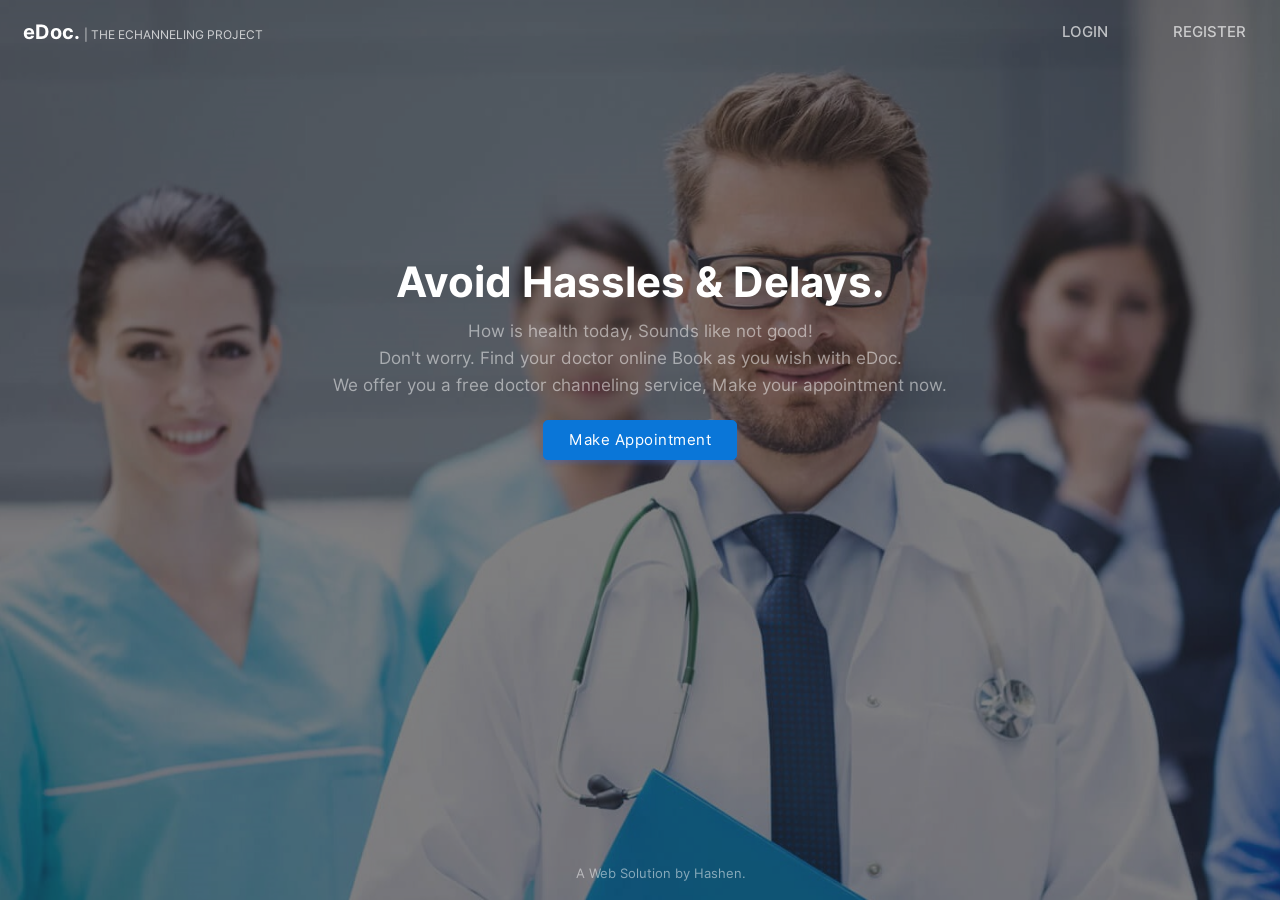
<file: index.html>
<!DOCTYPE html>
<html lang="en">
<head>
    <meta charset="UTF-8">
    <meta http-equiv="X-UA-Compatible" content="IE=edge">
    <meta name="viewport" content="width=device-width, initial-scale=1.0">
    <link rel="stylesheet" href="css/animations.css">  
    <link rel="stylesheet" href="css/main.css">  
    <link rel="stylesheet" href="css/index.css">
    <title>eDoc</title>
    <style>
        table{
            animation: transitionIn-Y-bottom 0.5s;
        }
    </style>
        
</head>
<body>
    
    <div class="full-height">
        <center>
        <table border="0">
            <tr>
                <td width="80%">
                    <font class="edoc-logo">eDoc. </font>
                    <font class="edoc-logo-sub">| THE ECHANNELING PROJECT</font>
                </td>
                <td width="10%">
                   <a href="login.php"  class="non-style-link"><p class="nav-item">LOGIN</p></a>
                </td>
                <td  width="10%">
                    <a href="signup.php" class="non-style-link"><p class="nav-item" style="padding-right: 10px;">REGISTER</p></a>
                </td>
            </tr>
            
            <tr>
                <td  colspan="3">
                    <p class="heading-text">Avoid Hassles & Delays.</p>

                </td>
            </tr>
            <tr>
                <td  colspan="3">
                    <p class="sub-text2">How is health today, Sounds like not good!<br>Don't worry. Find your doctor online Book as you wish with eDoc. <br>
                    We offer you a free doctor channeling service, Make your appointment now.</p>
                </td>
            </tr>
            <tr>
                
                <td colspan="3">
                    <center>
                    <a href="login.php" >
                        <input type="button" value="Make Appointment" class="login-btn btn-primary btn" style="padding-left: 25px;padding-right: 25px;padding-top: 10px;padding-bottom: 10px;">
                    </a>
                </center>
                </td>
                
            </tr>
            <tr>
                <td colspan="3">
                   
                </td>
            </tr>
        </table>
        <p class="sub-text2 footer-hashen">A Web Solution by Hashen.</p>
    </center>
    
    </div>
</body>
</html>
</file>
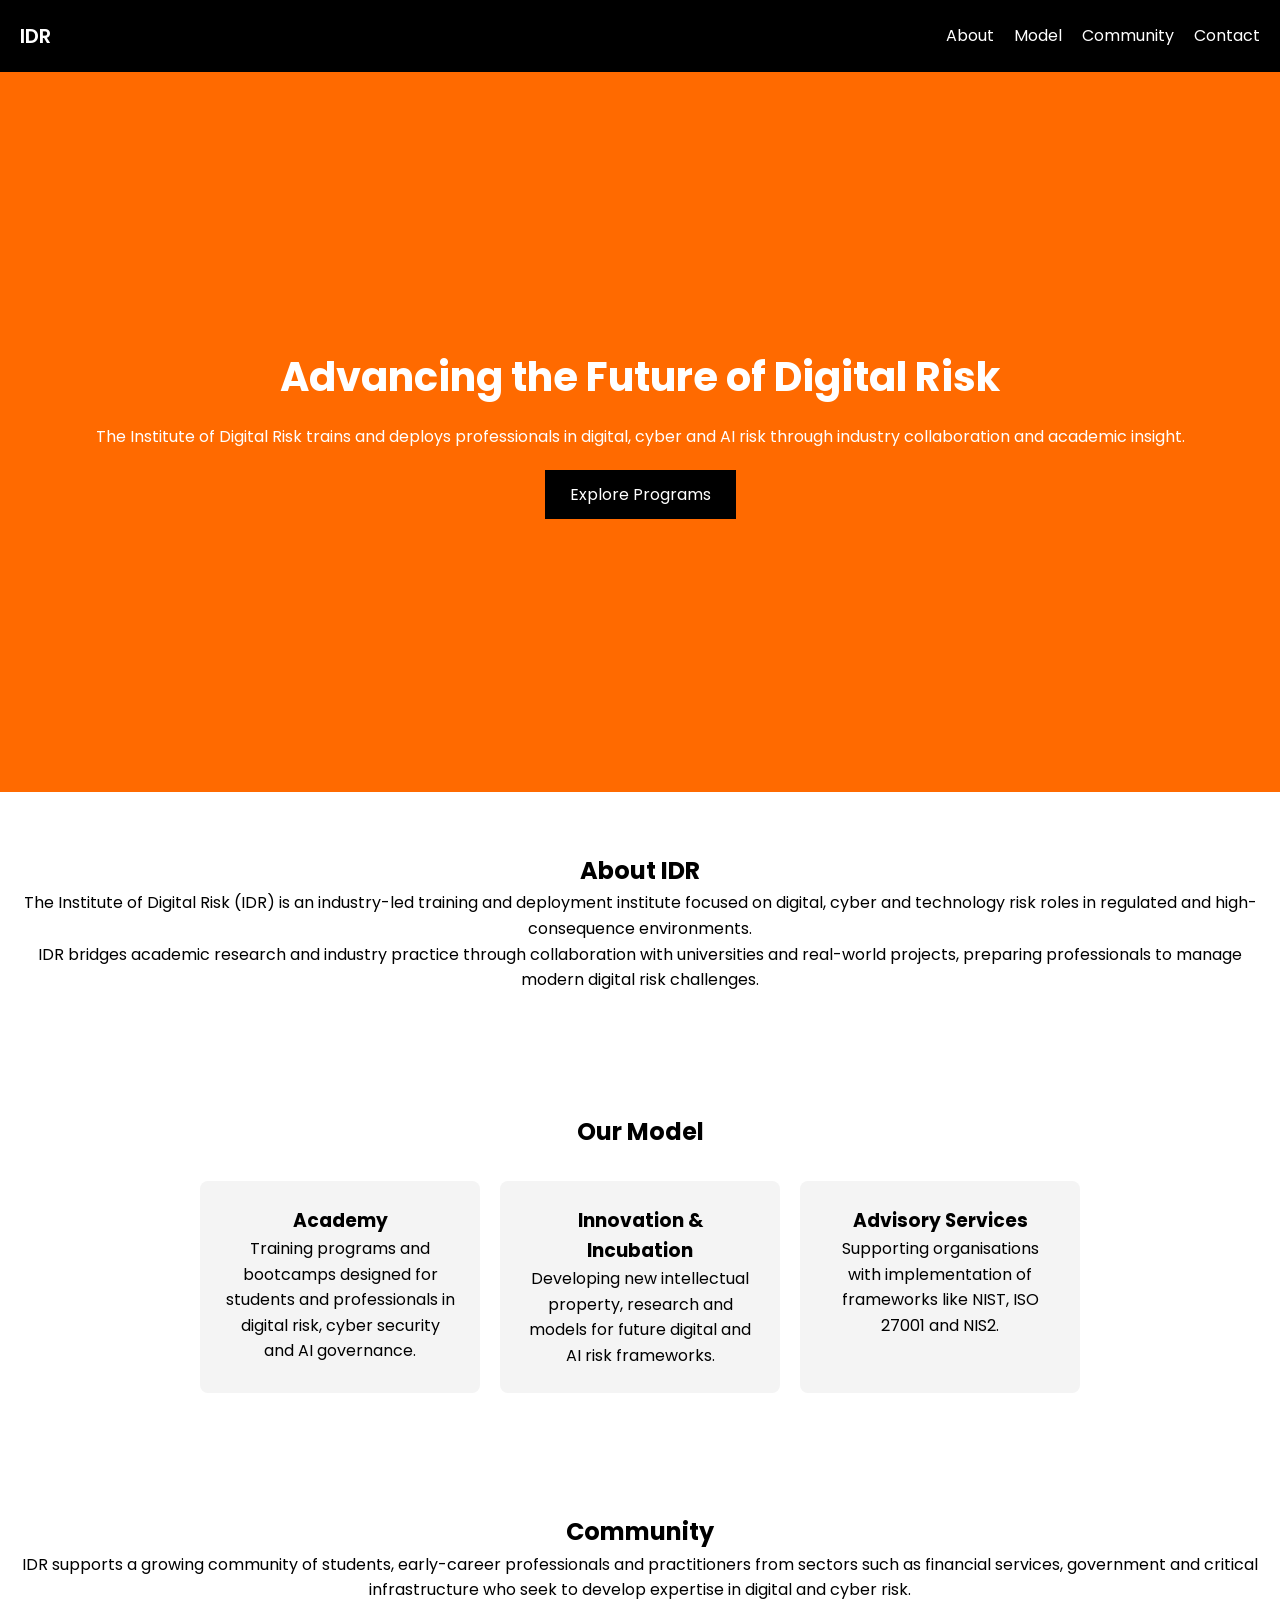
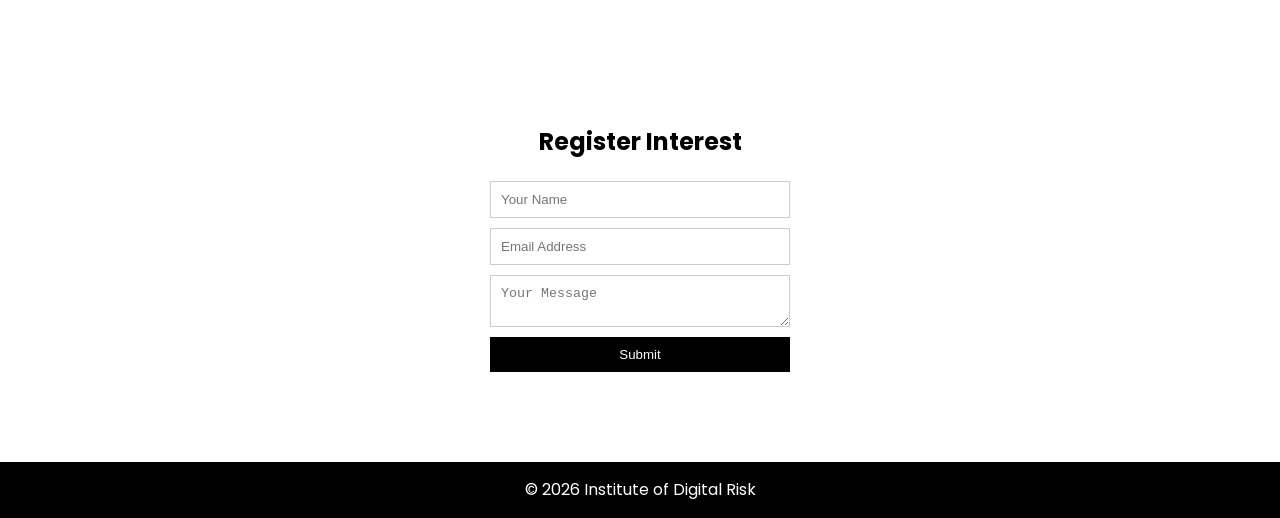
<file: patient/index.html>
<!DOCTYPE html>
<html lang="en">
<head>
<meta charset="UTF-8">
<meta name="viewport" content="width=device-width, initial-scale=1.0">

<title>Institute of Digital Risk</title>

<link rel="stylesheet" href="style.css">

<link href="https://fonts.googleapis.com/css2?family=Poppins:wght@300;400;600&display=swap" rel="stylesheet">
</head>

<body>

<header>
<nav class="navbar">

<div class="logo">IDR</div>

<ul class="nav-links">
<li><a href="#about">About</a></li>
<li><a href="#model">Model</a></li>
<li><a href="#community">Community</a></li>
<li><a href="#contact">Contact</a></li>
</ul>

</nav>
</header>

<main>

<section class="hero">

<h1>Advancing the Future of Digital Risk</h1>

<p>
The Institute of Digital Risk trains and deploys professionals in digital, cyber and AI risk through industry collaboration and academic insight.
</p>

<a href="#model" class="btn">Explore Programs</a>

</section>

<section id="about" class="section">

<h2>About IDR</h2>

<p>
The Institute of Digital Risk (IDR) is an industry-led training and deployment institute focused on digital, cyber and technology risk roles in regulated and high-consequence environments.
</p>

<p>
IDR bridges academic research and industry practice through collaboration with universities and real-world projects, preparing professionals to manage modern digital risk challenges.
</p>

</section>

<section id="model" class="section">

<h2>Our Model</h2>

<div class="cards">

<div class="card">
<h3>Academy</h3>
<p>Training programs and bootcamps designed for students and professionals in digital risk, cyber security and AI governance.</p>
</div>

<div class="card">
<h3>Innovation & Incubation</h3>
<p>Developing new intellectual property, research and models for future digital and AI risk frameworks.</p>
</div>

<div class="card">
<h3>Advisory Services</h3>
<p>Supporting organisations with implementation of frameworks like NIST, ISO 27001 and NIS2.</p>
</div>

</div>

</section>

<section id="community" class="section">

<h2>Community</h2>

<p>
IDR supports a growing community of students, early-career professionals and practitioners from sectors such as financial services, government and critical infrastructure who seek to develop expertise in digital and cyber risk.
</p>

</section>

<section id="contact" class="section">

<h2>Register Interest</h2>

<form class="contact-form">

<input type="text" placeholder="Your Name" required>

<input type="email" placeholder="Email Address" required>

<textarea placeholder="Your Message"></textarea>

<button type="submit">Submit</button>

</form>

</section>

</main>

<footer>

<p>© 2026 Institute of Digital Risk</p>

</footer>

<script src="script.js"></script>

</body>
</html>
</file>
<file: css/animations.css>
/*These transition are from youtube*/

@keyframes transitionIn-X{
    from {
            opacity: 0;
            transform: translateX(-10px);

    }

    to {
            opacity: 1;
            transform: translateX(0);
    }
}
    


@keyframes transitionIn-Y-over{
    from {
            opacity: 0;
            transform: translateY(-10px);

    }

    to {
            opacity: 1;
            transform: translateY(0);
    }
}
    
@keyframes transitionIn-Y-bottom{
    from {
            opacity: 0;
            transform: translateY(30px);

    }

    to {
            opacity: 1;
            transform: translateY(0);
    }
}
    

/* Transition end */
</file>
<file: css/main.css>
@import url('font-inter.css');
:root {
  --primarycolor: #0A76D8;
  --primarycolorhover: #006dd3;
  --btnice:#D8EBFA;
  --btnnicetext:#1b62b3;
}

body{
    margin: 0;
    padding: 0;
    border-spacing: 0;
    font-family: 'Inter', sans-serif;
    
}

*, ::after, ::before{
    box-sizing: border-box;
}


/*------custom-scroll-bar - from w3schools.com------------------*/
/* width */
::-webkit-scrollbar {
    width: 5px;
  }
  
  /* Track */
  ::-webkit-scrollbar-track {
    background: #f1f1f1; 
  }
   
  /* Handle */
  ::-webkit-scrollbar-thumb {
    background: #888; 
    border-radius: 12px;
  }
  
  /* Handle on hover */
  ::-webkit-scrollbar-thumb:hover {
    background: #555; 
  }





.input-text{
    border-radius: 4px;
    border: 0.5px solid rgb(226, 226, 226);
    padding: 10px;
    width: 92%;
    transition: 0.2s;
    outline: none;
}

.input-text{
    border: 1px solid #e9ecef;
    font-size: 14px;
    line-height: 26px;
    background-color: #fff;
    display: block;
    width: 100%;
    padding: .375rem .75rem;
    font-weight: 300;
    line-height: 1.5;
    color: #212529;
    background-color: #fff;
    background-clip: padding-box;
    -webkit-appearance: none;
    -moz-appearance: none;
    appearance: none;
    border-radius: .25rem;
    transition: border-color .15s ease-in-out,box-shadow .15s ease-in-out;
}

.input-text:hover{
    background-color: rgb(250, 250, 250);
    transition: 0.2s;
    outline: none;
}

.input-text:focus{
    border: 1px solid rgb(10,118,216);
    transition: 0.2s;
}

.input-text::placeholder{
    font-family: 'Inter', sans-serif;
}



/* -----------Buttons---------------*/
.btn{
    cursor: pointer;
    padding: 8px 20px;
    outline: none;
    text-decoration: none;
    font-size: 15px;
    letter-spacing: 0.5px;
    transition: all 0.3s;
    border-radius: 5px;
    font-family: 'Inter', sans-serif;
}


.btn:hover{
    background-color: var(--primarycolorhover);
    box-shadow: none;
    transition: all 0.5s;
    font-family: 'Inter', sans-serif;

}


.btn-primary{
    background-color: var(--primarycolor) ;
    border: 1px solid var(--primarycolor) ;
    color: #fff ;
    box-shadow: 0 3px 5px 0 rgba(57,108,240,0.3);
}

.btn-primary-soft{
    background-color: #D8EBFA ;
    /*border: 1px solid rgba(57,108,240,0.1) ;*/    color: #1969AA;
    font-weight: 500;
    font-size: 16px;
    border: none;
    /*box-shadow: 0 3px 5px 0 rgba(57,108,240,0.3)*/
}


.btn-primary-soft:hover{
    background-color: var(--primarycolor) ;
    /*border: 1px solid rgba(57,108,240,0.1) ;*/
    color: #fff ;
    box-shadow: 0 3px 5px 0 rgba(57,108,240,0.3);
}


.btn-in-text{
    font-size: 15px;
    letter-spacing: 0.5px;
}

.non-style-link:link, .non-style-link:visited, .non-style-link:hover, .non-style-link:active{
    text-decoration: none;
    color: rgb(43, 43, 43);
}




.btn-label{
    margin-left: 10px;
    padding: 12px 12px;
    outline: none;
    text-decoration: none;
    font-size: 15px;
    letter-spacing: 0.5px;
    transition: all 0.3s;
    border-radius: 5px;
    background-color: #f0f0f073;
    border: 1px solid rgba(57,108,240,0.1) ;
    font-family: 'Inter', sans-serif;
}


.sub-table{
    border: 1px solid #ebebeb;
    border-radius: 8px;
    
}

.filter-container{
  width: 92.5%;
  border: 1px solid #ebebeb;
  border-radius: 8px;
  margin-bottom: 20px;
  border-spacing: 0;
  padding: 0;
}

.filter-container-items{
  margin-top: 7.5px;
  margin-left: 20px;


}
.table-headin{
    font-size: 16px;
    font-weight: 500;
    padding: 10px;
    border-bottom: 3px solid var(--primarycolor);
}

.abc{
  width: 100%;
  height: 550px;
  overflow: auto;
}





        
.overlay {
    position: fixed;
    top: 0;
    bottom: 0;
    left: 0;
    right: 0;
    background: rgba(0, 0, 0, 0.7);
    transition: opacity 500ms;
    opacity: 1;
  }
  .overlay:target {
    visibility: visible;
    opacity: 1;
    
  }
  
  .popup {
    margin: 70px auto;
    padding: 20px;
    background: #fff;
    border-radius: 5px;
    width: 50%;
    position: relative;
    transition: all 5s ease-in-out;
  }
  
  .popup h2 {
    margin-top: 0;
    color: #333;
  }
  .popup .close {
    position: absolute;
    top: 20px;
    right: 30px;
    transition: all 200ms;
    font-size: 30px;
    font-weight: bold;
    text-decoration: none;
    color: #333;
  }
  .popup .close:hover {
    color: var(--primarycolorhover);
  }
  .popup .content {
    max-height: 30%;
    overflow: auto;
  }
  
  @media screen and (max-width: 700px){
    .box{
      width: 70%;
    }
    .popup{
      width: 70%;
    }
  }


input[type=search] {
    background-image: url('../img/search.svg');
    background-position: 10px 50%;
    background-repeat: no-repeat;
    transition: 0.5s;
    padding: 8px 20px 8px 40px;
}

input[type=search]:focus {
    transition: 0.5s;
}

.box {
  width: 120px;
  height: 30px;
  border: 1px solid #e9ecef;
  font-size: 14px;
  color: #212529;
  background-color: #fff;
  line-height: 26px;
  font-weight: 300;
  border-radius: .25rem;
  padding: .375rem .75rem;
  line-height: 1.5;
  width: 100%;
  background-clip: padding-box;
  transition: border-color .15s ease-in-out,box-shadow .15s ease-in-out;
}



.btn-primary-gray{
  background-color: #fff;
  border: 2px solid #c9cbce9f;
  color: #212529d0;
  box-shadow: 0 3px 5px 0 rgba(95, 95, 97, 0.3);
}



.btn-primary-gray:hover{
  background-color: #5185ffa9;
  box-shadow: 0 3px 5px 0 rgba(95, 95, 97, 0.3);
}



.button-icon{
  
  background-position: 10px 50%;
  background-repeat: no-repeat;
  transition: 0.5s;
  padding: 8px 20px 8px 40px;
}



.menu-btn{
  padding:6px;
  color: #3b3b3b;
  background-position: 30% 50%;
  background-repeat: no-repeat;
  transition: 0.5s;
  
}

.menu-text{
  padding-left: 40%;
  font-weight: 500;
  font-size: 16px;
  
}


.menu-active{
  color: var(--primarycolor);
  border-right: 7px solid var(--primarycolor);
  background-color: var();
}

.menu-btn:hover{
  background-color: var(--btnice);
  color: var(--primarycolor);
}

.non-style-link-menu:link, .non-style-link-menu:visited,  .non-style-link-menu:active{
  text-decoration: none;
  color: #3b3b3b;
}
.non-style-link-menu:hover{
  text-decoration: none;
  color: var(--primarycolor);
}

.non-style-link-menu-active:link, .non-style-link-menu-active:visited,  .non-style-link-menu-active:active{
  text-decoration: none;
  color: var(--primarycolor);
}



.menu-icon-dashbord{
  background-image: url('../img/icons/dashboard.svg');
}


.menu-icon-doctor{
  background-image: url('../img/icons/doctors.svg');
}
.menu-icon-schedule{
  background-image: url('../img/icons/schedule.svg');
}
.menu-icon-appoinment{
  background-image: url('../img/icons/book.svg');
}
.menu-icon-patient{
  background-image: url('../img/icons/patients.svg');
}
.menu-icon-settings{
  background-image: url('../img/icons/settings.svg');
}

.menu-icon-session{
  background-image: url('../img/icons/session.svg');
}
.menu-icon-home{
  background-image: url('../img/icons/home.svg');
}



.menu-icon-dashbord:hover,.menu-icon-dashbord-active{
  color: var(--primarycolor);

  background-image: url('../img/icons/dashboard-hover.svg');
}


.menu-icon-doctor:hover,.menu-icon-doctor-active{
  color: var(--primarycolor);
  background-image: url('../img/icons/doctors-hover.svg');
}
.menu-icon-schedule:hover,.menu-icon-schedule-active{
  color: var(--primarycolor);
  
  background-image: url('../img/icons/schedule-hover.svg');
}
.menu-icon-appoinment:hover,.menu-icon-appoinment-active{
  color: var(--primarycolor);
  
  background-image: url('../img/icons/book-hover.svg');
}
.menu-icon-patient:hover,.menu-icon-patient-active{
  color: var(--primarycolor);
  
  background-image: url('../img/icons/patients-hover.svg');
}

.menu-icon-settings:hover,.menu-icon-settings-active{
  color: var(--primarycolor);
  
  background-image: url('../img/icons/settings-iceblue.svg');
}

.menu-icon-session:hover,.menu-icon-session-active{
  color: var(--primarycolor);
  
  background-image: url('../img/icons/session-iceblue.svg');
}
.menu-icon-home:hover,.menu-icon-home-active{
  color: var(--primarycolor);
  
  background-image: url('../img/icons/home-iceblue.svg');
}





.btn-icon-back{
  background-image: url('../img/icons/back-iceblue.svg');
  background-position: 18px 50%;
  background-repeat: no-repeat;
  transition: 0.5s;
  padding: 8px 20px 8px 40px;
}

.btn-icon-back:hover{
  background-image: url('../img/icons/back-white.svg');
}


.btn-edit{
  background-image: url('../img/icons/edit-iceblue.svg');
}
.btn-edit:hover{
  background-image: url('../img/icons/edit-white.svg');
}

.btn-view{
  background-image: url('../img/icons/view-iceblue.svg');
}
.btn-view:hover{
  background-image: url('../img/icons/view-white.svg');
}

.btn-delete{
  background-image: url('../img/icons/delete-iceblue.svg');
}
.btn-delete:hover{
  background-image: url('../img/icons/delete-white.svg');
}

.btn-filter{
  background-image: url('../img/icons/filter-iceblue.svg');
  background-position: 15px 50%;
}
.btn-filter:hover{
  background-image: url('../img/icons/filter-white.svg');
}




.dashboard-items{
  
  border: 2px solid #c9cbce9f;
  border-radius: 7px;
  color: var(--primarycolor);
  /*background-color: #d8ebfa25 ;*/
  /*box-shadow: 0 3px 5px 0 rgba(95, 95, 97, 0.3);*/
}


.h1-dashboard{
  margin: 0;
  padding: 0;
  font-size: 25px;
  font-weight: 600;
  line-height: 0;
  padding-top: 20px;
}

.h3-dashboard{
  margin: 0;
  padding: 0;
  font-size: 20px;
  font-weight: 500;
  color: #212529e3;
}

.dashboard-icons{
  background-color: rgba(184, 184, 184, 0.247);
  padding-top: 30px;
  padding-bottom: 30px;
  border-radius: 7px;
  margin-left: 40px;
  margin-right: 0px;
  
}
.dashboard-icons-setting{
  background-color: rgba(184, 184, 184, 0.247);
  padding-top: 30px;
  padding-bottom: 30px;
  border-radius: 7px;
  margin-left: 5px;
  margin-right: 20px;
  
}

.setting-tabs:hover{
  background-color: #d6d6d657;
}


.doctor-header{
  background-image: url(../img/b8.jpg);
  color: rgba(0, 0, 0, 0.87);
  background-size: 100%;
  background-repeat: no-repeat;
  padding: 20px;
  padding-left: 35px;
}

.patient-header{
  background-image: url(../img/b3.jpg);
}

.search-items{
  padding:20px;
  margin:10px;
  width:95%;
  display: flex;
  padding-left:0;
  padding-left: 30px;
  box-sizing: border-box;
  line-height: 1.5;
  box-shadow: 0 3px 5px 0 rgba(95, 95, 97, 0.068);
}


.h1-search{
  margin: 0;
  padding: 0;
  font-size: 23px;
  font-weight: 600;
  padding-top: 20px;
  padding-bottom: 10px;
}

.h3-search{
  margin: 0;
  padding: 0;
  font-size: 15px;
  font-weight: 500;
  color: #212529e3;
  
}

.h4-search{
  margin: 0;
  padding: 0;
  font-size: 13px;
  font-weight: 400;
  color: #212529e3;
}

.btn-book{
  background-image: url('../img/icons/book-balck.svg');
  background-position: 68% 50%;
  background-repeat: no-repeat;
  transition: 0.5s;
}
</file>
<file: css/index.css>
body{
    background-image: url(../img/bg01.jpg);
    background-repeat: no-repeat;
    background-attachment: fixed;
    background-size: cover;
    height: 100%;
}

html, body {
    height: 100%;
    margin: 0;
  }
  
.full-height {
    background: rgba(26, 26, 26, 0.548);
    background-attachment: fixed;
    max-height: 100vh;
    height: 100vh;


}
table{
    width: 100%;
    padding-top: 5px;
    
}
.heading-text{
    color: white;
    font-size: 42px;
    font-weight: 700;
    line-height: 63px;
    margin-top: 15%;
    text-align: center;
    margin-bottom: 0;
}

.sub-text2{
    color: rgba(255, 255, 255, 0.5);
    font-size: 17px;
    line-height: 27px;
    font-weight: 400;
    text-align: center;
    margin-top: 0;
}


.register-btn{
    background-color: rgba(240, 248, 255, 0.589);
    color: #345cc4;
}


.edoc-logo{
    color: white;
    font-weight: bolder;
    font-size: 20px;
    padding-left: 20px;
    animation: transitionIn-Y-over 0.5s;
}

.edoc-logo-sub{
    color: rgba(255, 255, 255, 0.733);
    font-size: 12px;

}


.nav-item{
    color: rgba(255, 255, 255, 0.671);
    text-align: center;
    font-size: 15px;
    font-weight: 500;
    animation: transitionIn-Y-over 0.5s;
}

.nav-item:hover{
    color: #f0f0f0;

}

.footer-hashen{
    position: absolute;
    bottom: 0;
    left: 45%;
    font-size: 13px;
    animation: transitionIn-Y-over 0.5s;
}
</file>
<file: patient/style.css>
*{
margin:0;
padding:0;
box-sizing:border-box;
}

body{
font-family:'Poppins',sans-serif;
line-height:1.6;
}

.navbar{
display:flex;
justify-content:space-between;
align-items:center;
padding:20px;
background:black;
color:white;
position:sticky;
top:0;
z-index:100;
}

.logo{
font-size:20px;
font-weight:600;
}

.nav-links{
display:flex;
list-style:none;
}

.nav-links li{
margin-left:20px;
}

.nav-links a{
color:white;
text-decoration:none;
}

.nav-links a:hover{
color:orange;
}

.hero{
height:80vh;
display:flex;
flex-direction:column;
justify-content:center;
align-items:center;
text-align:center;
background:#ff6a00;
color:white;
padding:20px;
}

.hero h1{
font-size:40px;
margin-bottom:15px;
}

.btn{
background:black;
color:white;
padding:12px 25px;
margin-top:20px;
text-decoration:none;
}

.btn:hover{
background:#333;
}

.section{
padding:60px 20px;
text-align:center;
}

.cards{
display:flex;
gap:20px;
margin-top:30px;
flex-wrap:wrap;
justify-content:center;
}

.card{
background:#f4f4f4;
padding:25px;
width:280px;
border-radius:8px;
}

.contact-form{
display:flex;
flex-direction:column;
width:300px;
margin:auto;
margin-top:20px;
}

.contact-form input,
.contact-form textarea{
padding:10px;
margin-bottom:10px;
border:1px solid #ccc;
}

.contact-form button{
padding:10px;
background:black;
color:white;
border:none;
cursor:pointer;
}

footer{
background:black;
color:white;
text-align:center;
padding:15px;
margin-top:30px;
}

@media(max-width:768px){

.hero h1{
font-size:28px;
}

.nav-links{
display:none;
}

}
</file>
